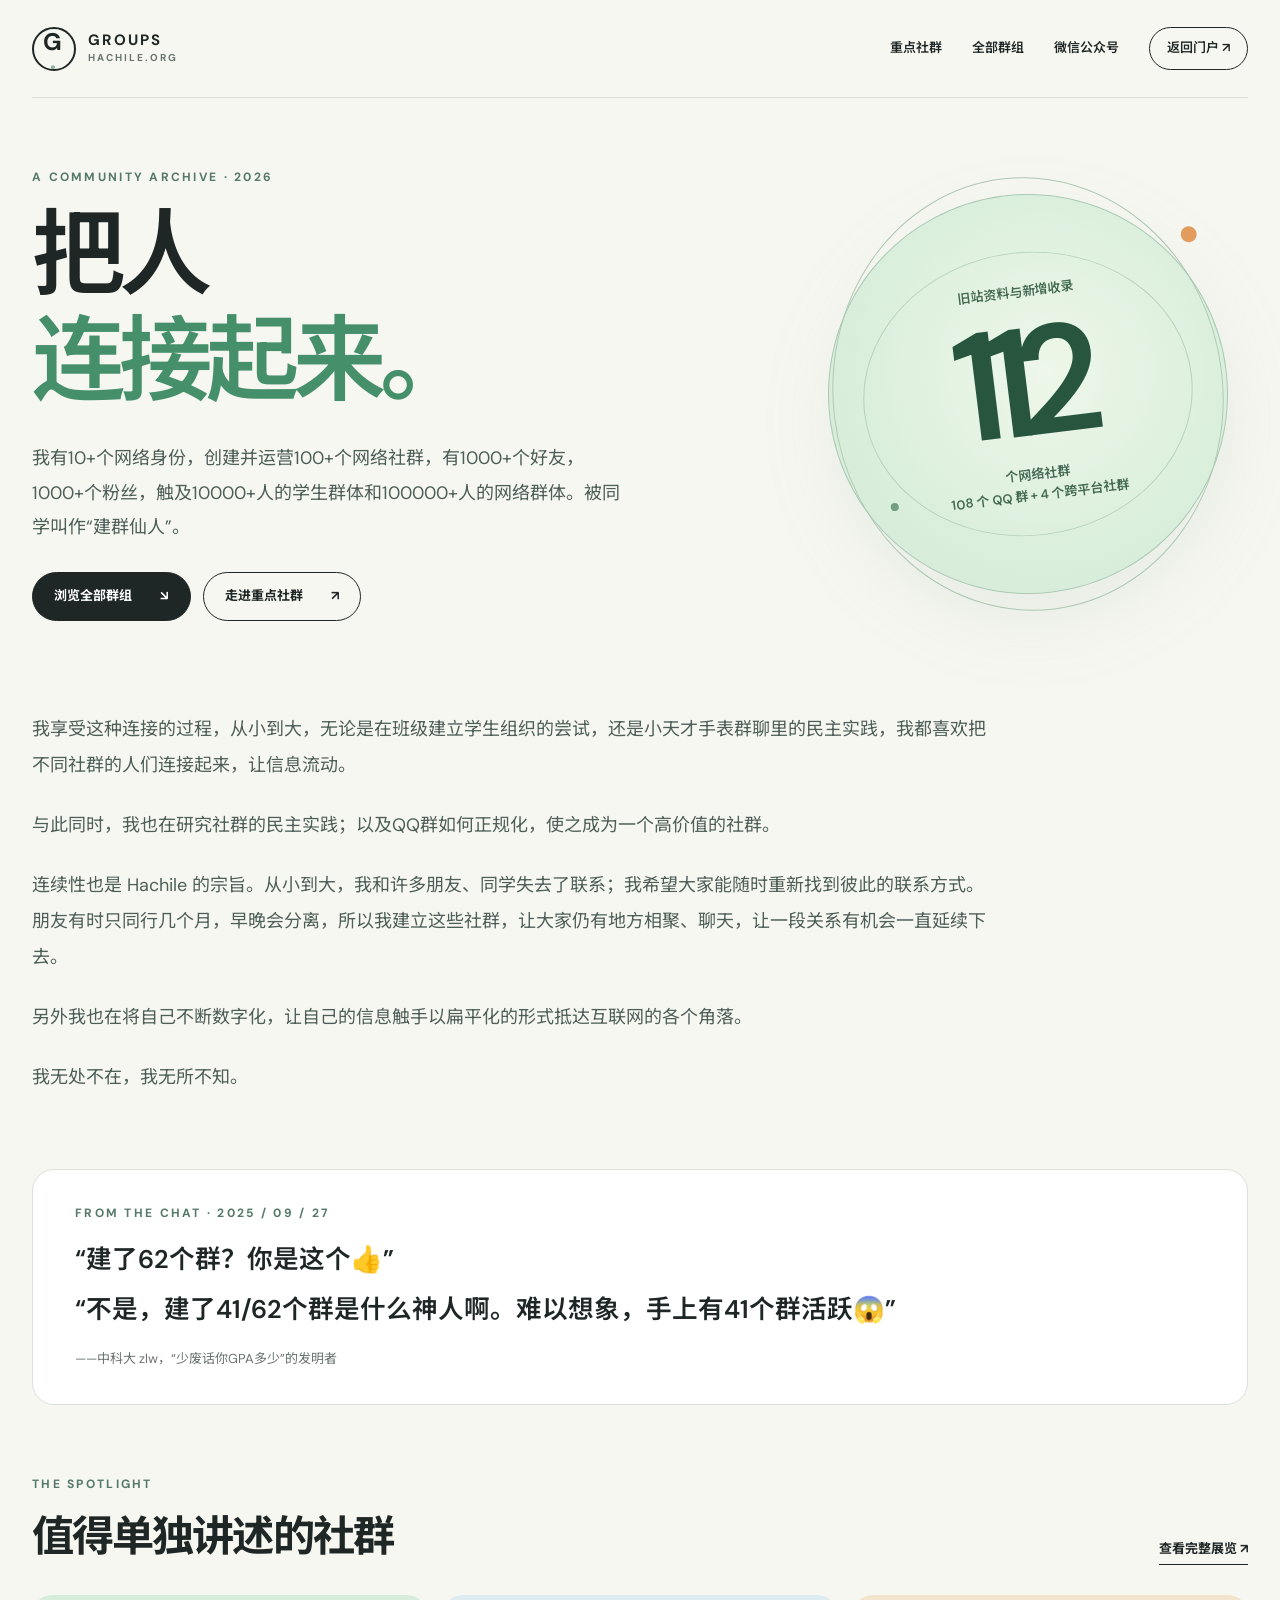
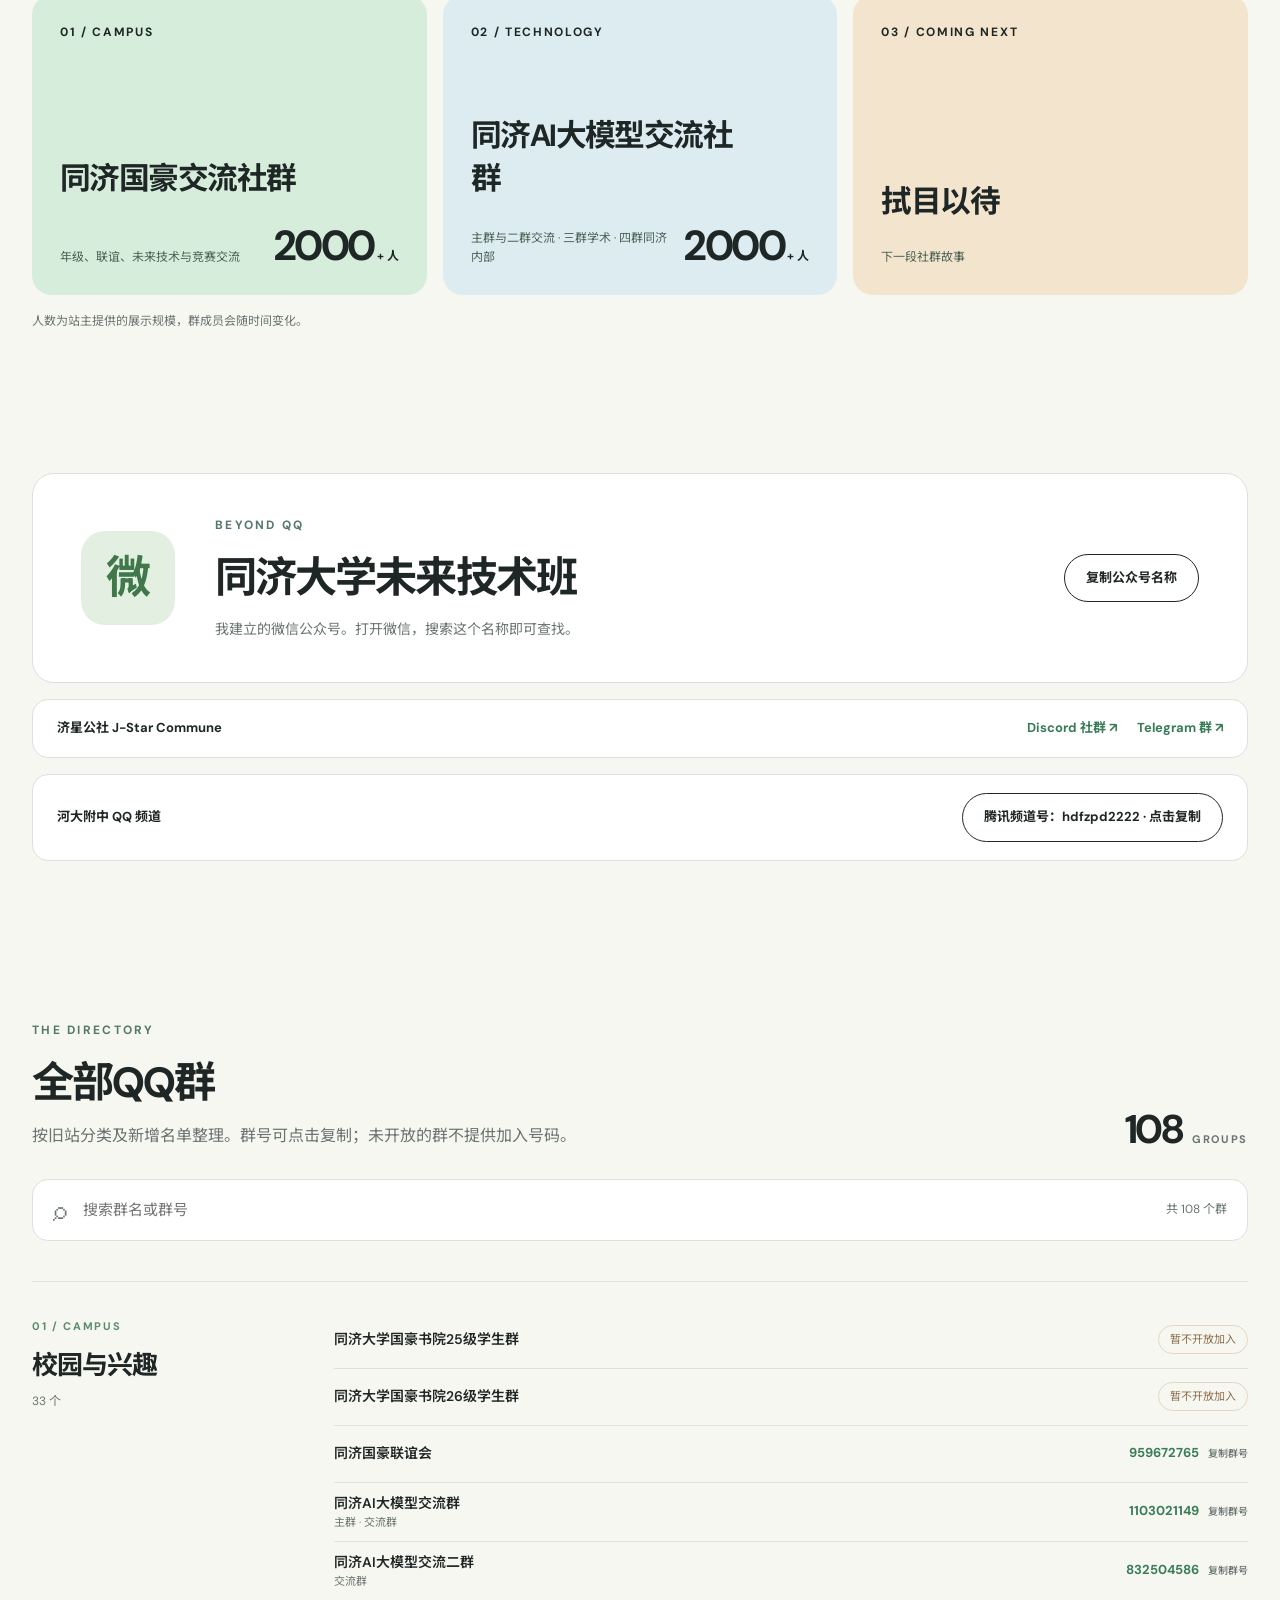
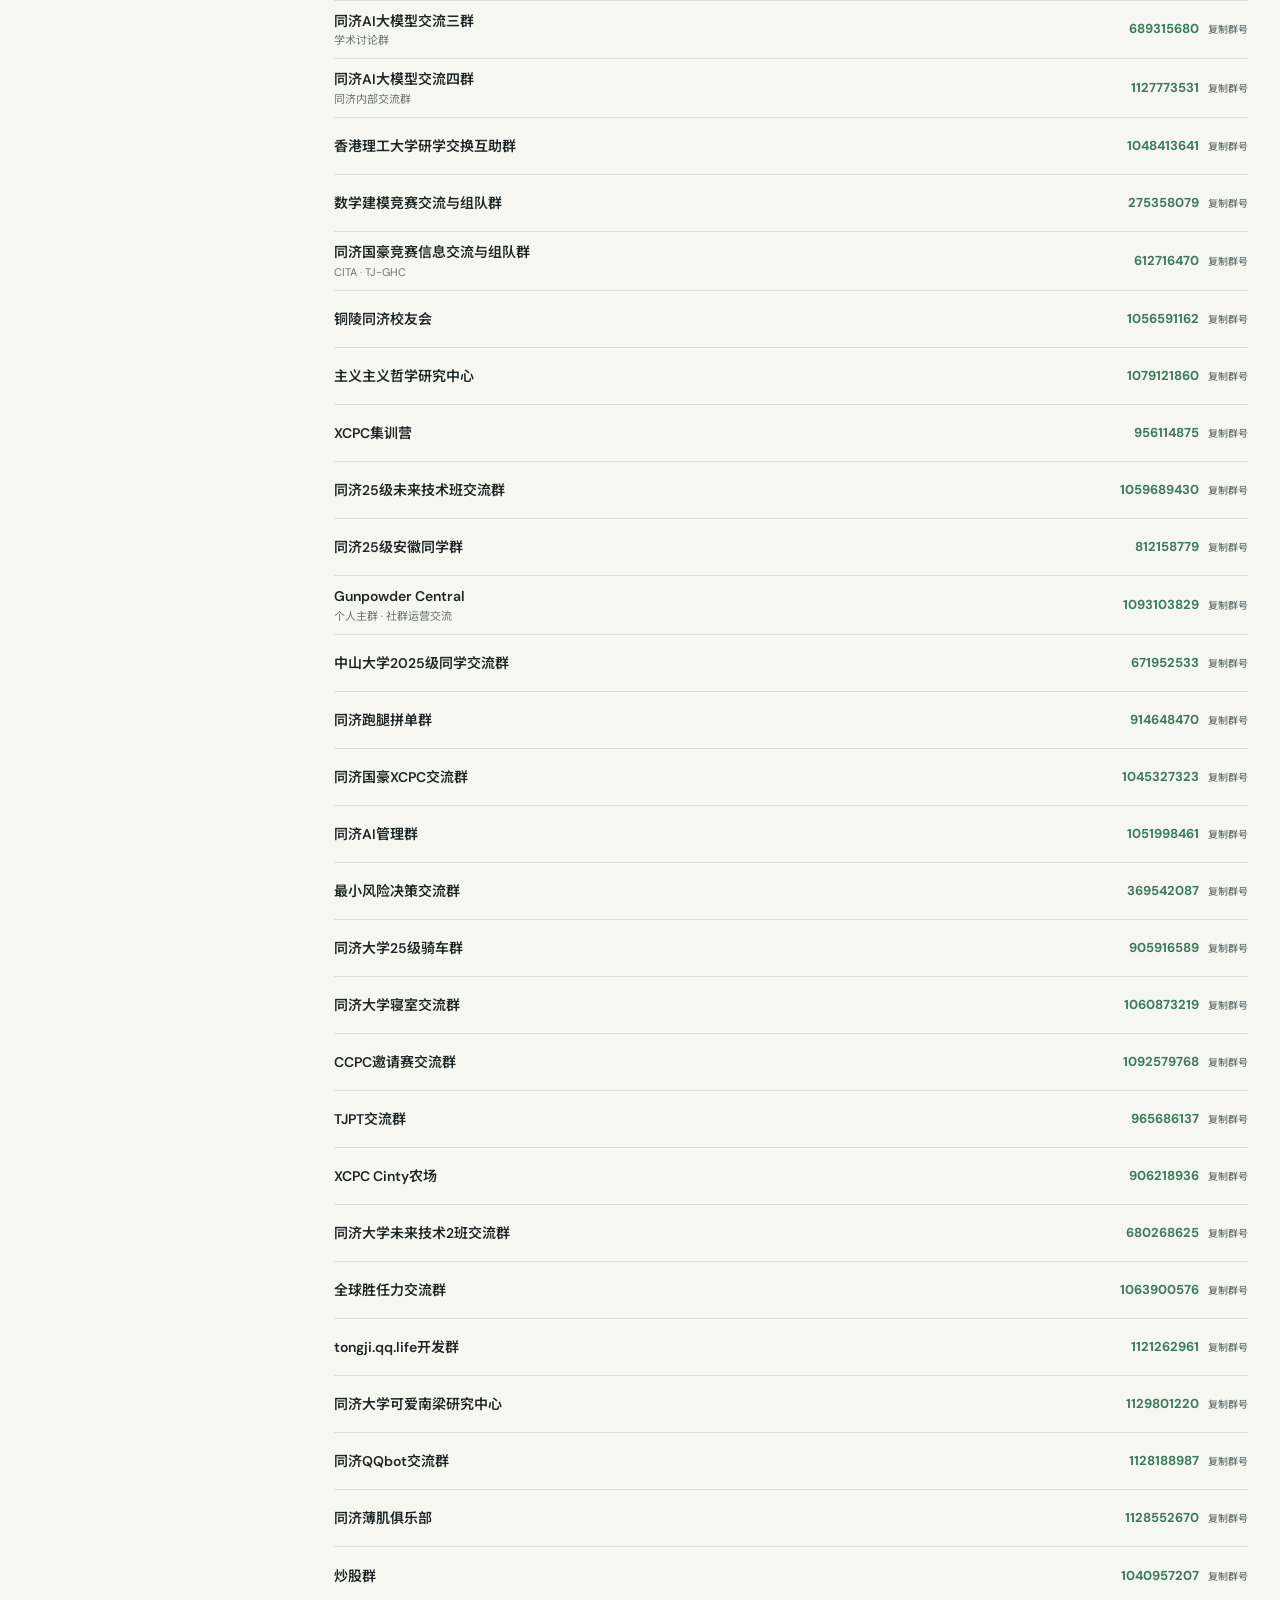
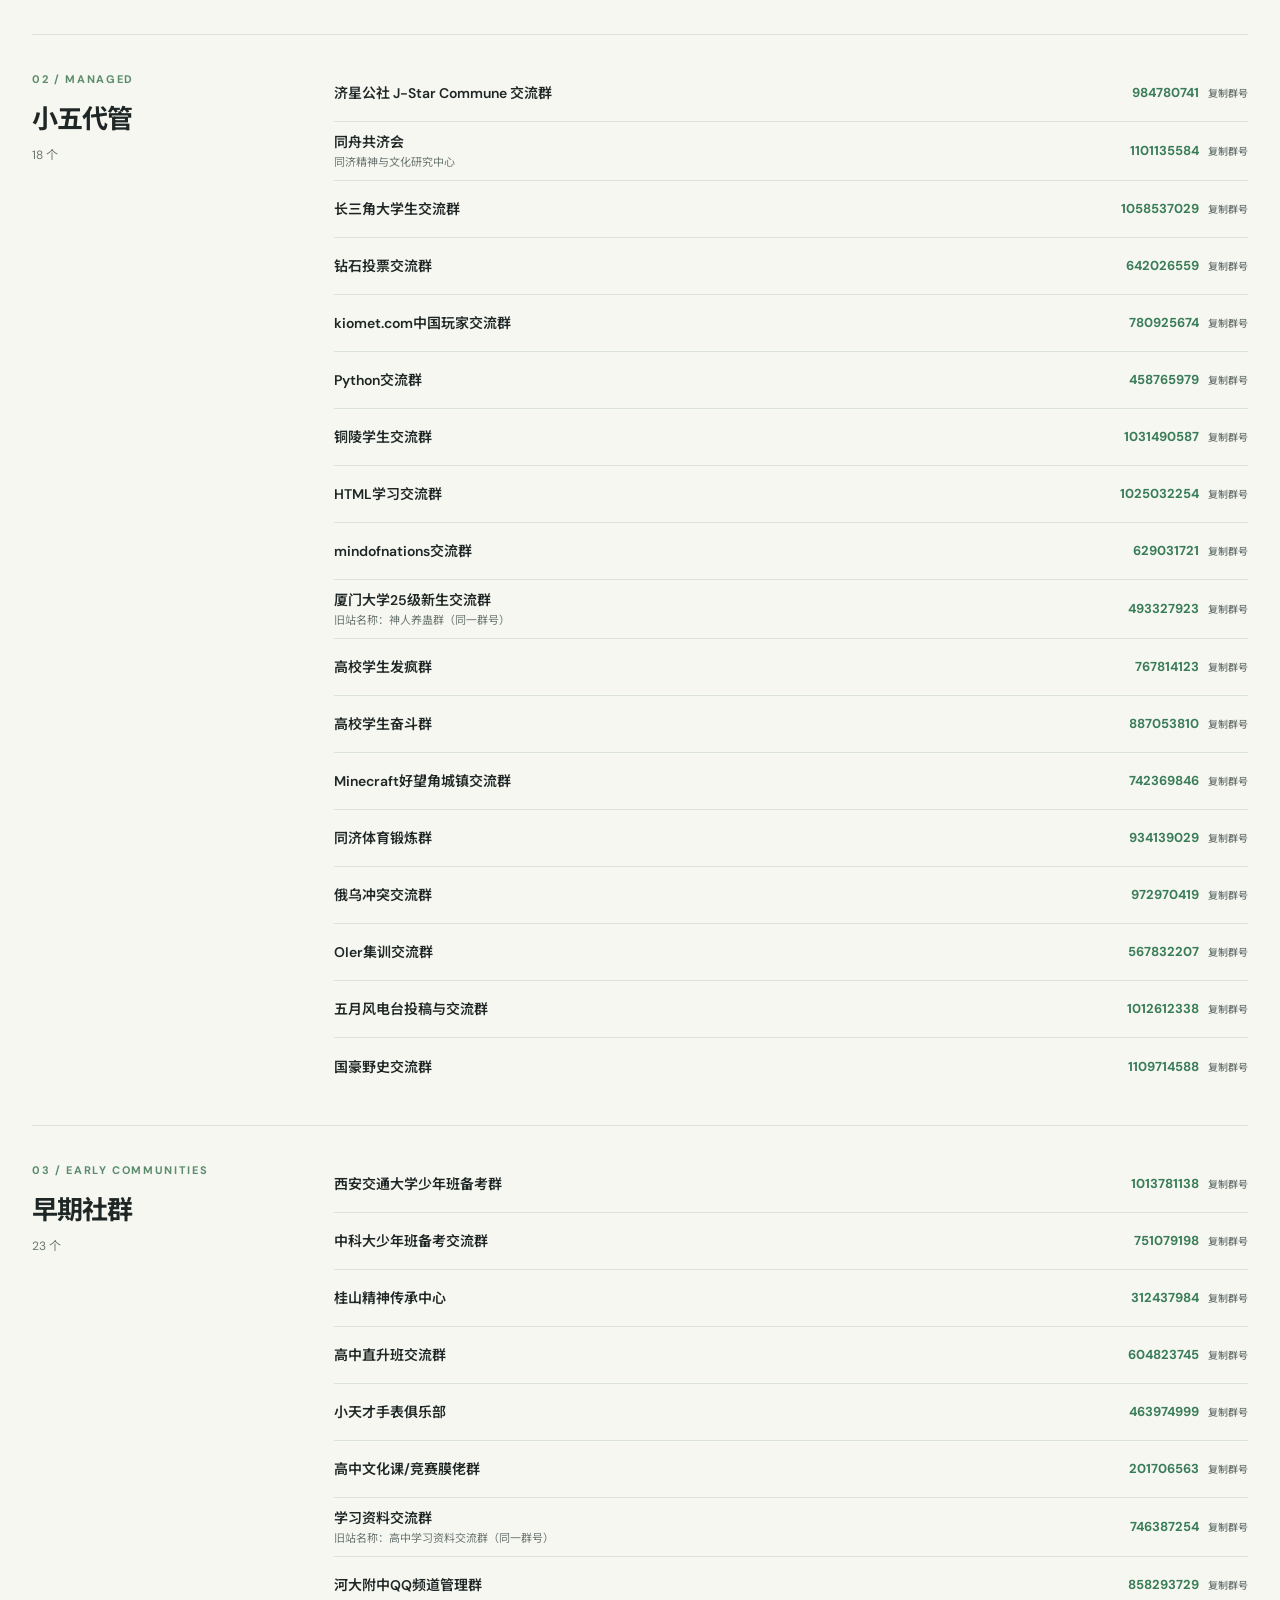
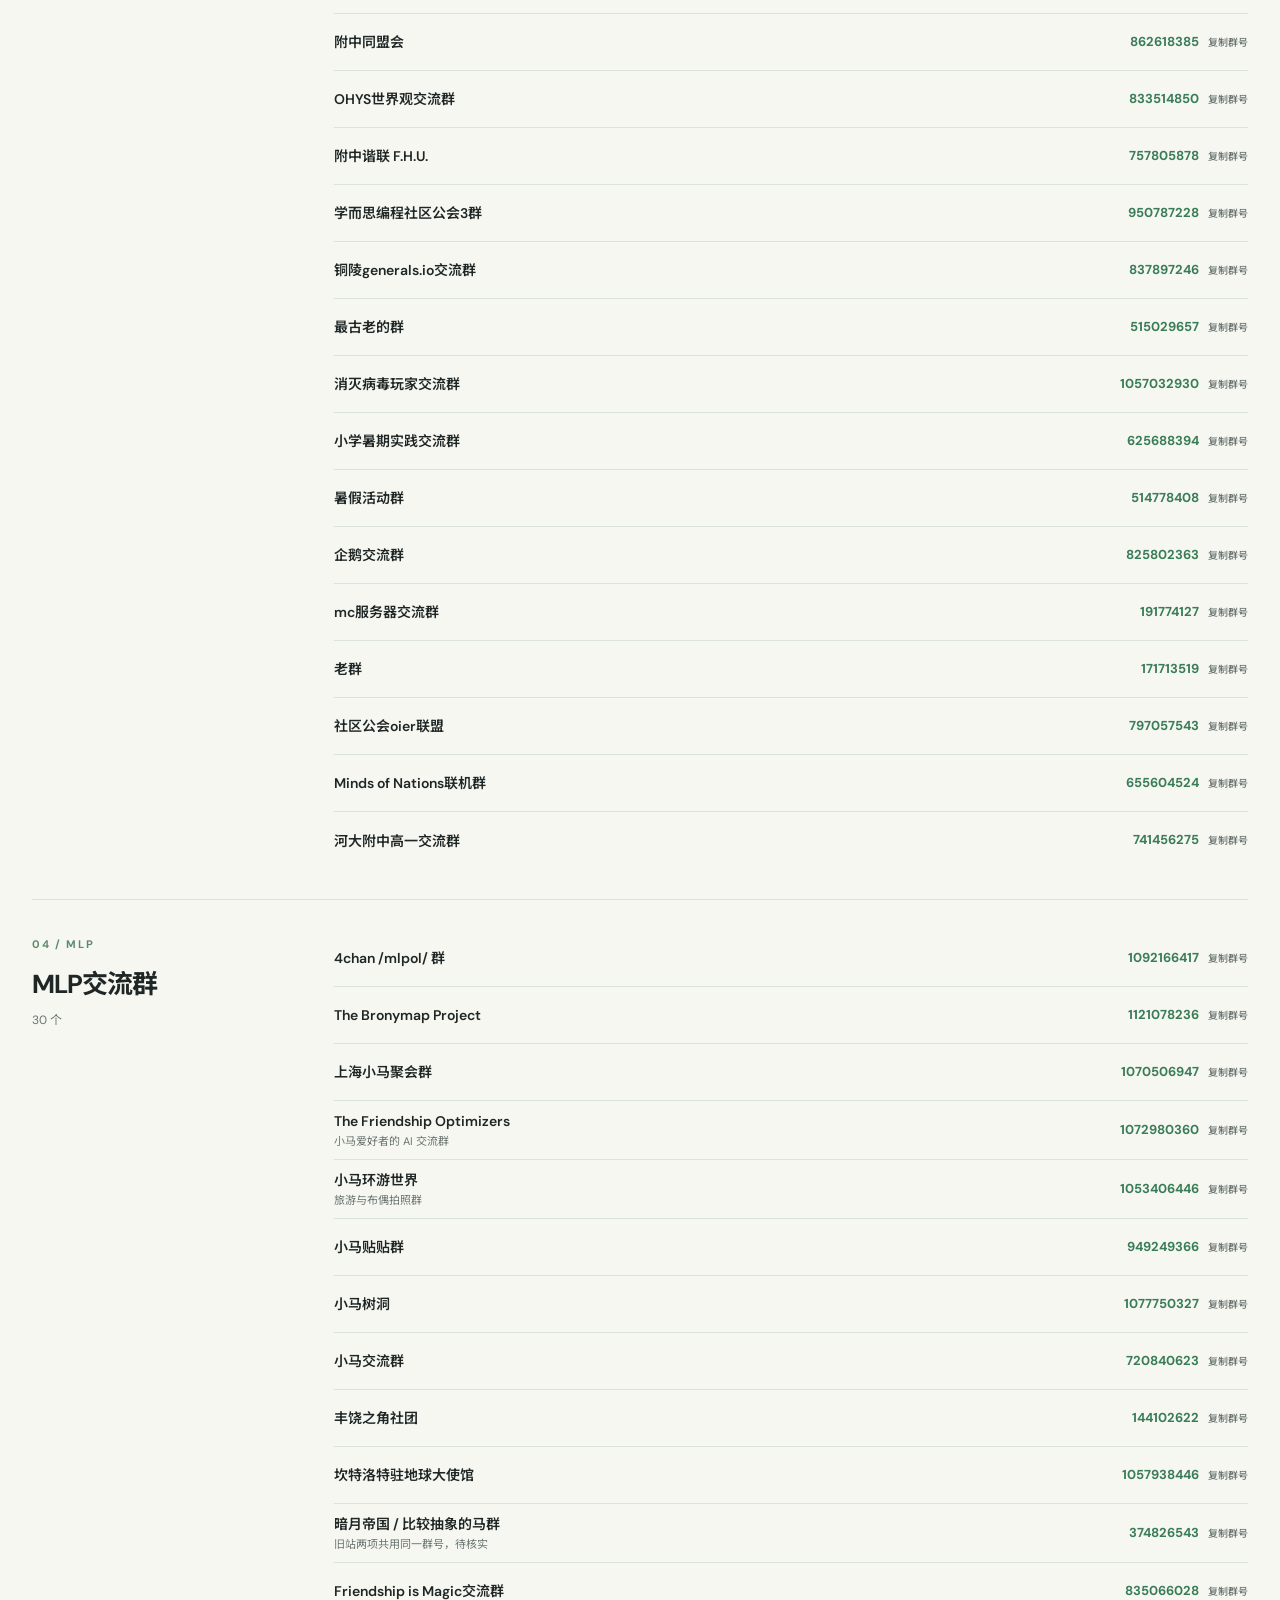
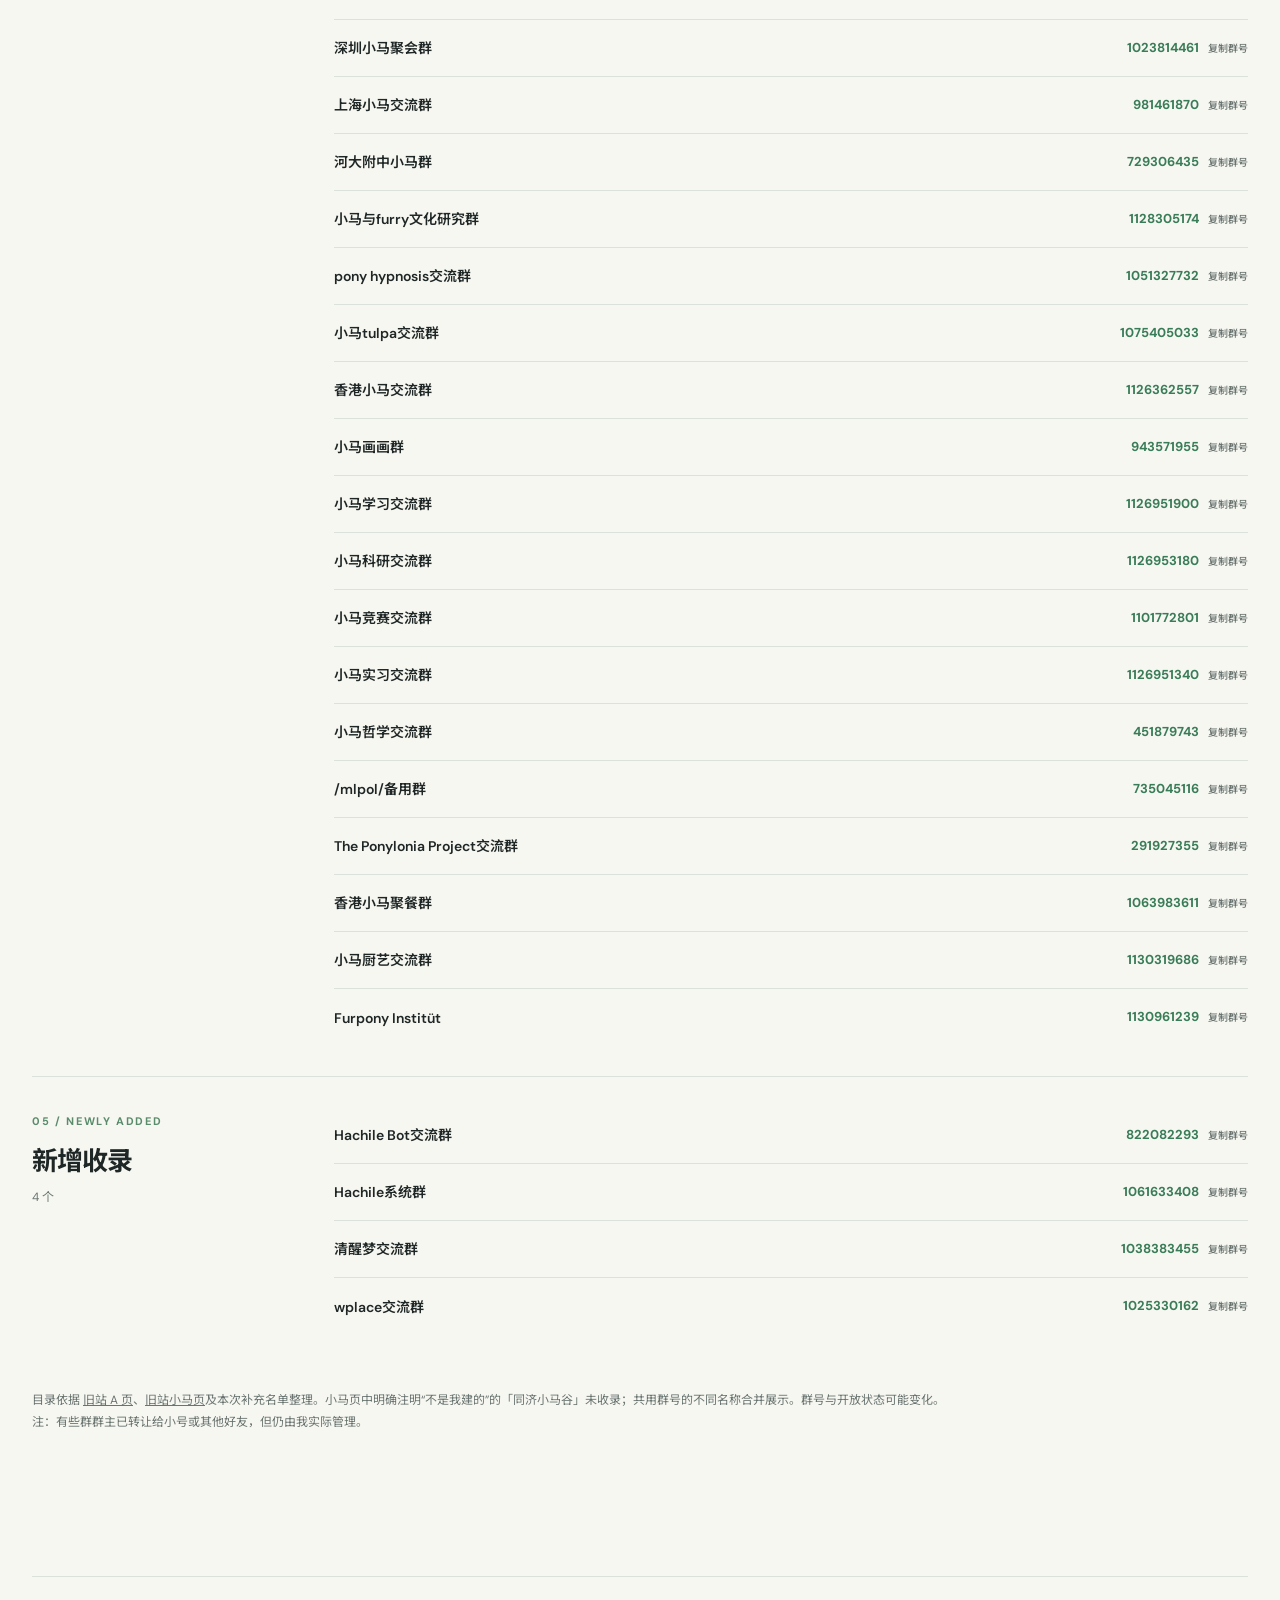
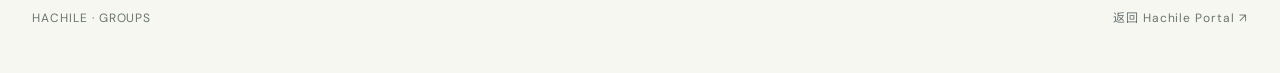
<file: index.html>
<!doctype html>
<html lang="zh-CN">
<head>
  <meta charset="utf-8">
  <meta name="viewport" content="width=device-width, initial-scale=1">
  <meta name="theme-color" content="#f4f2eb">
  <meta name="description" content="Hachile 建立的网络社群档案：校园、竞赛、兴趣与MLP交流群，另设重点社群展览。">
  <title>网络社群档案 · Hachile</title>
  <link rel="icon" type="image/svg+xml" href="/assets/favicon.svg">
  <link rel="stylesheet" href="/assets/style.css">
  <script src="/assets/app.js" defer></script>
</head>
<body>
  <header class="site-header wrap">
    <a class="brand" href="/" aria-label="网络社群档案首页"><span class="brand-mark">G<span>·</span></span><span>GROUPS<br><small>HACHILE.ORG</small></span></a>
    <nav aria-label="主导航"><a href="/featured/">重点社群</a><a href="#directory">全部群组</a><a href="#wechat">微信公众号</a><a class="home-link" href="https://hachile.org/">返回门户 ↗</a></nav>
  </header>

  <main>
    <section class="hero wrap">
      <div class="hero-copy"><p class="eyebrow">A COMMUNITY ARCHIVE · 2026</p><h1>把人<br><em>连接起来。</em></h1><p class="lead">我有10+个网络身份，创建并运营100+个网络社群，有1000+个好友，1000+个粉丝，触及10000+人的学生群体和100000+人的网络群体。被同学叫作“建群仙人”。</p><div class="hero-actions"><a class="button primary" href="#directory">浏览全部群组 <span>↘</span></a><a class="button secondary" href="/featured/">走进重点社群 <span>↗</span></a></div></div>
      <div class="hero-stat" aria-label="收录 112 个网络社群，包括 108 个 QQ 群和 4 个跨平台社群"><span class="stat-top">旧站资料与新增收录</span><strong>112</strong><span class="stat-bottom">个网络社群<br>108 个 QQ 群 + 4 个跨平台社群</span><span class="stat-orbit" aria-hidden="true"></span></div>
    </section>

    <section class="community-intro wrap" aria-label="社群运营与 Hachile 宗旨">
      <p>我享受这种连接的过程，从小到大，无论是在班级建立学生组织的尝试，还是小天才手表群聊里的民主实践，我都喜欢把不同社群的人们连接起来，让信息流动。</p>
      <p>与此同时，我也在研究社群的民主实践；以及QQ群如何正规化，使之成为一个高价值的社群。</p>
      <p>连续性也是 Hachile 的宗旨。从小到大，我和许多朋友、同学失去了联系；我希望大家能随时重新找到彼此的联系方式。朋友有时只同行几个月，早晚会分离，所以我建立这些社群，让大家仍有地方相聚、聊天，让一段关系有机会一直延续下去。</p>
      <p>另外我也在将自己不断数字化，让自己的信息触手以扁平化的形式抵达互联网的各个角落。</p>
      <p>我无处不在，我无所不知。</p>
    </section>

    <aside class="community-quote wrap" aria-label="朋友对社群运营的评价">
      <p class="eyebrow">FROM THE CHAT · 2025 / 09 / 27</p>
      <blockquote><p>“建了62个群？你是这个👍”</p><p>“不是，建了41/62个群是什么神人啊。难以想象，手上有41个群活跃😱”</p></blockquote>
      <p class="quote-credit">——中科大 zlw，“少废话你GPA多少”的发明者</p>
    </aside>

    <section class="section wrap" id="featured">
      <div class="section-heading"><div><p class="eyebrow">THE SPOTLIGHT</p><h2>值得单独讲述的社群</h2></div><a class="text-link" href="/featured/">查看完整展览 <span>↗</span></a></div>
      <div class="featured-grid">
        <a class="feature-card green" href="/featured/#guohao"><span class="feature-index">01 / CAMPUS</span><strong>同济国豪交流社群</strong><span class="feature-bottom"><span>年级、联谊、未来技术与竞赛交流</span><b>2000<small>+ 人</small></b></span></a>
        <a class="feature-card blue" href="/featured/#ai"><span class="feature-index">02 / TECHNOLOGY</span><strong>同济AI大模型交流社群</strong><span class="feature-bottom"><span>主群与二群交流 · 三群学术 · 四群同济内部</span><b>2000<small>+ 人</small></b></span></a>
        <a class="feature-card orange" href="/featured/#social"><span class="feature-index">03 / COMING NEXT</span><strong>拭目以待</strong><span class="feature-bottom"><span>下一段社群故事</span></span></a>
      </div>
      <p class="note">人数为站主提供的展示规模，群成员会随时间变化。</p>
    </section>

    <section class="section wrap" id="wechat"><div class="wechat-card"><div class="wechat-icon" aria-hidden="true">微</div><div><p class="eyebrow">BEYOND QQ</p><h2>同济大学未来技术班</h2><p>我建立的微信公众号。打开微信，搜索这个名称即可查找。</p></div><button class="button secondary copy-button" type="button" data-copy="同济大学未来技术班">复制公众号名称</button></div>
      <div class="platform-links"><strong>济星公社 J-Star Commune</strong><a href="https://discord.gg/VujQFFxr4" target="_blank" rel="noopener noreferrer">Discord 社群 ↗</a><a href="https://t.me/+WE75QIxg57JlMWNl" target="_blank" rel="noopener noreferrer">Telegram 群 ↗</a></div>
      <div class="platform-links"><strong>河大附中 QQ 频道</strong><button class="button secondary copy-button" type="button" data-copy="hdfzpd2222">腾讯频道号：hdfzpd2222 · 点击复制</button></div>
    </section>

    <section class="section directory-section wrap" id="directory">
      <div class="section-heading"><div><p class="eyebrow">THE DIRECTORY</p><h2>全部QQ群</h2><p>按旧站分类及新增名单整理。群号可点击复制；未开放的群不提供加入号码。</p></div><span class="directory-count">108 <small>GROUPS</small></span></div>
      <label class="search"><span aria-hidden="true">⌕</span><input id="group-search" type="search" placeholder="搜索群名或群号" aria-label="搜索群名或群号" autocomplete="off"><span id="search-count" aria-live="polite">共 108 个群</span></label>

      <div class="category" id="campus"><div class="category-heading"><span>01 / CAMPUS</span><h3>校园与兴趣</h3><small>33 个</small></div><ul class="group-list">
        <li class="group"><span class="group-name">同济大学国豪书院25级学生群</span><span class="closed">暂不开放加入</span></li>
        <li class="group"><span class="group-name">同济大学国豪书院26级学生群</span><span class="closed">暂不开放加入</span></li>
        <li class="group"><span class="group-name">同济国豪联谊会</span><button class="copy-button" type="button" data-copy="959672765">959672765 <small>复制群号</small></button></li>
        <li class="group"><span class="group-name">同济AI大模型交流群 <small>主群 · 交流群</small></span><button class="copy-button" type="button" data-copy="1103021149">1103021149 <small>复制群号</small></button></li>
        <li class="group"><span class="group-name">同济AI大模型交流二群 <small>交流群</small></span><button class="copy-button" type="button" data-copy="832504586">832504586 <small>复制群号</small></button></li>
        <li class="group"><span class="group-name">同济AI大模型交流三群 <small>学术讨论群</small></span><button class="copy-button" type="button" data-copy="689315680">689315680 <small>复制群号</small></button></li>
        <li class="group"><span class="group-name">同济AI大模型交流四群 <small>同济内部交流群</small></span><button class="copy-button" type="button" data-copy="1127773531">1127773531 <small>复制群号</small></button></li>
        <li class="group"><span class="group-name">香港理工大学研学交换互助群</span><button class="copy-button" type="button" data-copy="1048413641">1048413641 <small>复制群号</small></button></li>
        <li class="group"><span class="group-name">数学建模竞赛交流与组队群</span><button class="copy-button" type="button" data-copy="275358079">275358079 <small>复制群号</small></button></li>
        <li class="group"><span class="group-name">同济国豪竞赛信息交流与组队群 <small>CITA · TJ-GHC</small></span><button class="copy-button" type="button" data-copy="612716470">612716470 <small>复制群号</small></button></li>
        <li class="group"><span class="group-name">铜陵同济校友会</span><button class="copy-button" type="button" data-copy="1056591162">1056591162 <small>复制群号</small></button></li>
        <li class="group"><span class="group-name">主义主义哲学研究中心</span><button class="copy-button" type="button" data-copy="1079121860">1079121860 <small>复制群号</small></button></li>
        <li class="group"><span class="group-name">XCPC集训营</span><button class="copy-button" type="button" data-copy="956114875">956114875 <small>复制群号</small></button></li>
        <li class="group"><span class="group-name">同济25级未来技术班交流群</span><button class="copy-button" type="button" data-copy="1059689430">1059689430 <small>复制群号</small></button></li>
        <li class="group"><span class="group-name">同济25级安徽同学群</span><button class="copy-button" type="button" data-copy="812158779">812158779 <small>复制群号</small></button></li>
        <li class="group"><span class="group-name">Gunpowder Central <small>个人主群 · 社群运营交流</small></span><button class="copy-button" type="button" data-copy="1093103829">1093103829 <small>复制群号</small></button></li>
        <li class="group"><span class="group-name">中山大学2025级同学交流群</span><button class="copy-button" type="button" data-copy="671952533">671952533 <small>复制群号</small></button></li>
        <li class="group"><span class="group-name">同济跑腿拼单群</span><button class="copy-button" type="button" data-copy="914648470">914648470 <small>复制群号</small></button></li>
        <li class="group"><span class="group-name">同济国豪XCPC交流群</span><button class="copy-button" type="button" data-copy="1045327323">1045327323 <small>复制群号</small></button></li>
        <li class="group"><span class="group-name">同济AI管理群</span><button class="copy-button" type="button" data-copy="1051998461">1051998461 <small>复制群号</small></button></li>
        <li class="group"><span class="group-name">最小风险决策交流群</span><button class="copy-button" type="button" data-copy="369542087">369542087 <small>复制群号</small></button></li>
        <li class="group"><span class="group-name">同济大学25级骑车群</span><button class="copy-button" type="button" data-copy="905916589">905916589 <small>复制群号</small></button></li>
        <li class="group"><span class="group-name">同济大学寝室交流群</span><button class="copy-button" type="button" data-copy="1060873219">1060873219 <small>复制群号</small></button></li>
        <li class="group"><span class="group-name">CCPC邀请赛交流群</span><button class="copy-button" type="button" data-copy="1092579768">1092579768 <small>复制群号</small></button></li>
        <li class="group"><span class="group-name">TJPT交流群</span><button class="copy-button" type="button" data-copy="965686137">965686137 <small>复制群号</small></button></li>
        <li class="group"><span class="group-name">XCPC Cinty农场</span><button class="copy-button" type="button" data-copy="906218936">906218936 <small>复制群号</small></button></li>
        <li class="group"><span class="group-name">同济大学未来技术2班交流群</span><button class="copy-button" type="button" data-copy="680268625">680268625 <small>复制群号</small></button></li>
        <li class="group"><span class="group-name">全球胜任力交流群</span><button class="copy-button" type="button" data-copy="1063900576">1063900576 <small>复制群号</small></button></li>
        <li class="group"><span class="group-name">tongji.qq.life开发群</span><button class="copy-button" type="button" data-copy="1121262961">1121262961 <small>复制群号</small></button></li>
        <li class="group"><span class="group-name">同济大学可爱南梁研究中心</span><button class="copy-button" type="button" data-copy="1129801220">1129801220 <small>复制群号</small></button></li>
        <li class="group"><span class="group-name">同济QQbot交流群</span><button class="copy-button" type="button" data-copy="1128188987">1128188987 <small>复制群号</small></button></li>
        <li class="group"><span class="group-name">同济薄肌俱乐部</span><button class="copy-button" type="button" data-copy="1128552670">1128552670 <small>复制群号</small></button></li>
        <li class="group"><span class="group-name">炒股群</span><button class="copy-button" type="button" data-copy="1040957207">1040957207 <small>复制群号</small></button></li>
      </ul></div>

      <div class="category" id="managed"><div class="category-heading"><span>02 / MANAGED</span><h3>小五代管</h3><small>18 个</small></div><ul class="group-list">
        <li class="group"><span class="group-name">济星公社 J-Star Commune 交流群</span><button class="copy-button" type="button" data-copy="984780741">984780741 <small>复制群号</small></button></li>
        <li class="group"><span class="group-name">同舟共济会 <small>同济精神与文化研究中心</small></span><button class="copy-button" type="button" data-copy="1101135584">1101135584 <small>复制群号</small></button></li>
        <li class="group"><span class="group-name">长三角大学生交流群</span><button class="copy-button" type="button" data-copy="1058537029">1058537029 <small>复制群号</small></button></li>
        <li class="group"><span class="group-name">钻石投票交流群</span><button class="copy-button" type="button" data-copy="642026559">642026559 <small>复制群号</small></button></li>
        <li class="group"><span class="group-name">kiomet.com中国玩家交流群</span><button class="copy-button" type="button" data-copy="780925674">780925674 <small>复制群号</small></button></li>
        <li class="group"><span class="group-name">Python交流群</span><button class="copy-button" type="button" data-copy="458765979">458765979 <small>复制群号</small></button></li>
        <li class="group"><span class="group-name">铜陵学生交流群</span><button class="copy-button" type="button" data-copy="1031490587">1031490587 <small>复制群号</small></button></li>
        <li class="group"><span class="group-name">HTML学习交流群</span><button class="copy-button" type="button" data-copy="1025032254">1025032254 <small>复制群号</small></button></li>
        <li class="group"><span class="group-name">mindofnations交流群</span><button class="copy-button" type="button" data-copy="629031721">629031721 <small>复制群号</small></button></li>
        <li class="group"><span class="group-name">厦门大学25级新生交流群 <small>旧站名称：神人养蛊群（同一群号）</small></span><button class="copy-button" type="button" data-copy="493327923">493327923 <small>复制群号</small></button></li>
        <li class="group"><span class="group-name">高校学生发疯群</span><button class="copy-button" type="button" data-copy="767814123">767814123 <small>复制群号</small></button></li>
        <li class="group"><span class="group-name">高校学生奋斗群</span><button class="copy-button" type="button" data-copy="887053810">887053810 <small>复制群号</small></button></li>
        <li class="group"><span class="group-name">Minecraft好望角城镇交流群</span><button class="copy-button" type="button" data-copy="742369846">742369846 <small>复制群号</small></button></li>
        <li class="group"><span class="group-name">同济体育锻炼群</span><button class="copy-button" type="button" data-copy="934139029">934139029 <small>复制群号</small></button></li>
        <li class="group"><span class="group-name">俄乌冲突交流群</span><button class="copy-button" type="button" data-copy="972970419">972970419 <small>复制群号</small></button></li>
        <li class="group"><span class="group-name">OIer集训交流群</span><button class="copy-button" type="button" data-copy="567832207">567832207 <small>复制群号</small></button></li>
        <li class="group"><span class="group-name">五月风电台投稿与交流群</span><button class="copy-button" type="button" data-copy="1012612338">1012612338 <small>复制群号</small></button></li>
        <li class="group"><span class="group-name">国豪野史交流群</span><button class="copy-button" type="button" data-copy="1109714588">1109714588 <small>复制群号</small></button></li>
      </ul></div>

      <div class="category" id="school"><div class="category-heading"><span>03 / EARLY COMMUNITIES</span><h3>早期社群</h3><small>23 个</small></div><ul class="group-list">
        <li class="group"><span class="group-name">西安交通大学少年班备考群</span><button class="copy-button" type="button" data-copy="1013781138">1013781138 <small>复制群号</small></button></li>
        <li class="group"><span class="group-name">中科大少年班备考交流群</span><button class="copy-button" type="button" data-copy="751079198">751079198 <small>复制群号</small></button></li>
        <li class="group"><span class="group-name">桂山精神传承中心</span><button class="copy-button" type="button" data-copy="312437984">312437984 <small>复制群号</small></button></li>
        <li class="group"><span class="group-name">高中直升班交流群</span><button class="copy-button" type="button" data-copy="604823745">604823745 <small>复制群号</small></button></li>
        <li class="group"><span class="group-name">小天才手表俱乐部</span><button class="copy-button" type="button" data-copy="463974999">463974999 <small>复制群号</small></button></li>
        <li class="group"><span class="group-name">高中文化课/竞赛膜佬群</span><button class="copy-button" type="button" data-copy="201706563">201706563 <small>复制群号</small></button></li>
        <li class="group"><span class="group-name">学习资料交流群 <small>旧站名称：高中学习资料交流群（同一群号）</small></span><button class="copy-button" type="button" data-copy="746387254">746387254 <small>复制群号</small></button></li>
        <li class="group"><span class="group-name">河大附中QQ频道管理群</span><button class="copy-button" type="button" data-copy="858293729">858293729 <small>复制群号</small></button></li>
        <li class="group"><span class="group-name">附中同盟会</span><button class="copy-button" type="button" data-copy="862618385">862618385 <small>复制群号</small></button></li>
        <li class="group"><span class="group-name">OHYS世界观交流群</span><button class="copy-button" type="button" data-copy="833514850">833514850 <small>复制群号</small></button></li>
        <li class="group"><span class="group-name">附中谐联 F.H.U.</span><button class="copy-button" type="button" data-copy="757805878">757805878 <small>复制群号</small></button></li>
        <li class="group"><span class="group-name">学而思编程社区公会3群</span><button class="copy-button" type="button" data-copy="950787228">950787228 <small>复制群号</small></button></li>
        <li class="group"><span class="group-name">铜陵generals.io交流群</span><button class="copy-button" type="button" data-copy="837897246">837897246 <small>复制群号</small></button></li>
        <li class="group"><span class="group-name">最古老的群</span><button class="copy-button" type="button" data-copy="515029657">515029657 <small>复制群号</small></button></li>
        <li class="group"><span class="group-name">消灭病毒玩家交流群</span><button class="copy-button" type="button" data-copy="1057032930">1057032930 <small>复制群号</small></button></li>
        <li class="group"><span class="group-name">小学暑期实践交流群</span><button class="copy-button" type="button" data-copy="625688394">625688394 <small>复制群号</small></button></li>
        <li class="group"><span class="group-name">暑假活动群</span><button class="copy-button" type="button" data-copy="514778408">514778408 <small>复制群号</small></button></li>
        <li class="group"><span class="group-name">企鹅交流群</span><button class="copy-button" type="button" data-copy="825802363">825802363 <small>复制群号</small></button></li>
        <li class="group"><span class="group-name">mc服务器交流群</span><button class="copy-button" type="button" data-copy="191774127">191774127 <small>复制群号</small></button></li>
        <li class="group"><span class="group-name">老群</span><button class="copy-button" type="button" data-copy="171713519">171713519 <small>复制群号</small></button></li>
        <li class="group"><span class="group-name">社区公会oier联盟</span><button class="copy-button" type="button" data-copy="797057543">797057543 <small>复制群号</small></button></li>
        <li class="group"><span class="group-name">Minds of Nations联机群</span><button class="copy-button" type="button" data-copy="655604524">655604524 <small>复制群号</small></button></li>
        <li class="group"><span class="group-name">河大附中高一交流群</span><button class="copy-button" type="button" data-copy="741456275">741456275 <small>复制群号</small></button></li>
      </ul></div>

      <div class="category" id="pony"><div class="category-heading"><span>04 / MLP</span><h3>MLP交流群</h3><small>30 个</small></div><ul class="group-list">
        <li class="group"><span class="group-name">4chan /mlpol/ 群</span><button class="copy-button" type="button" data-copy="1092166417">1092166417 <small>复制群号</small></button></li>
        <li class="group"><span class="group-name">The Bronymap Project</span><button class="copy-button" type="button" data-copy="1121078236">1121078236 <small>复制群号</small></button></li>
        <li class="group"><span class="group-name">上海小马聚会群</span><button class="copy-button" type="button" data-copy="1070506947">1070506947 <small>复制群号</small></button></li>
        <li class="group"><span class="group-name">The Friendship Optimizers <small>小马爱好者的 AI 交流群</small></span><button class="copy-button" type="button" data-copy="1072980360">1072980360 <small>复制群号</small></button></li>
        <li class="group"><span class="group-name">小马环游世界 <small>旅游与布偶拍照群</small></span><button class="copy-button" type="button" data-copy="1053406446">1053406446 <small>复制群号</small></button></li>
        <li class="group"><span class="group-name">小马贴贴群</span><button class="copy-button" type="button" data-copy="949249366">949249366 <small>复制群号</small></button></li>
        <li class="group"><span class="group-name">小马树洞</span><button class="copy-button" type="button" data-copy="1077750327">1077750327 <small>复制群号</small></button></li>
        <li class="group"><span class="group-name">小马交流群</span><button class="copy-button" type="button" data-copy="720840623">720840623 <small>复制群号</small></button></li>
        <li class="group"><span class="group-name">丰饶之角社团</span><button class="copy-button" type="button" data-copy="144102622">144102622 <small>复制群号</small></button></li>
        <li class="group"><span class="group-name">坎特洛特驻地球大使馆</span><button class="copy-button" type="button" data-copy="1057938446">1057938446 <small>复制群号</small></button></li>
        <li class="group"><span class="group-name">暗月帝国 / 比较抽象的马群 <small>旧站两项共用同一群号，待核实</small></span><button class="copy-button" type="button" data-copy="374826543">374826543 <small>复制群号</small></button></li>
        <li class="group"><span class="group-name">Friendship is Magic交流群</span><button class="copy-button" type="button" data-copy="835066028">835066028 <small>复制群号</small></button></li>
        <li class="group"><span class="group-name">深圳小马聚会群</span><button class="copy-button" type="button" data-copy="1023814461">1023814461 <small>复制群号</small></button></li>
        <li class="group"><span class="group-name">上海小马交流群</span><button class="copy-button" type="button" data-copy="981461870">981461870 <small>复制群号</small></button></li>
        <li class="group"><span class="group-name">河大附中小马群</span><button class="copy-button" type="button" data-copy="729306435">729306435 <small>复制群号</small></button></li>
        <li class="group"><span class="group-name">小马与furry文化研究群</span><button class="copy-button" type="button" data-copy="1128305174">1128305174 <small>复制群号</small></button></li>
        <li class="group"><span class="group-name">pony hypnosis交流群</span><button class="copy-button" type="button" data-copy="1051327732">1051327732 <small>复制群号</small></button></li>
        <li class="group"><span class="group-name">小马tulpa交流群</span><button class="copy-button" type="button" data-copy="1075405033">1075405033 <small>复制群号</small></button></li>
        <li class="group"><span class="group-name">香港小马交流群</span><button class="copy-button" type="button" data-copy="1126362557">1126362557 <small>复制群号</small></button></li>
        <li class="group"><span class="group-name">小马画画群</span><button class="copy-button" type="button" data-copy="943571955">943571955 <small>复制群号</small></button></li>
        <li class="group"><span class="group-name">小马学习交流群</span><button class="copy-button" type="button" data-copy="1126951900">1126951900 <small>复制群号</small></button></li>
        <li class="group"><span class="group-name">小马科研交流群</span><button class="copy-button" type="button" data-copy="1126953180">1126953180 <small>复制群号</small></button></li>
        <li class="group"><span class="group-name">小马竞赛交流群</span><button class="copy-button" type="button" data-copy="1101772801">1101772801 <small>复制群号</small></button></li>
        <li class="group"><span class="group-name">小马实习交流群</span><button class="copy-button" type="button" data-copy="1126951340">1126951340 <small>复制群号</small></button></li>
        <li class="group"><span class="group-name">小马哲学交流群</span><button class="copy-button" type="button" data-copy="451879743">451879743 <small>复制群号</small></button></li>
        <li class="group"><span class="group-name">/mlpol/备用群</span><button class="copy-button" type="button" data-copy="735045116">735045116 <small>复制群号</small></button></li>
        <li class="group"><span class="group-name">The Ponylonia Project交流群</span><button class="copy-button" type="button" data-copy="291927355">291927355 <small>复制群号</small></button></li>
        <li class="group"><span class="group-name">香港小马聚餐群</span><button class="copy-button" type="button" data-copy="1063983611">1063983611 <small>复制群号</small></button></li>
        <li class="group"><span class="group-name">小马厨艺交流群</span><button class="copy-button" type="button" data-copy="1130319686">1130319686 <small>复制群号</small></button></li>
        <li class="group"><span class="group-name">Furpony Institüt</span><button class="copy-button" type="button" data-copy="1130961239">1130961239 <small>复制群号</small></button></li>
      </ul></div>
      <div class="category" id="added"><div class="category-heading"><span>05 / NEWLY ADDED</span><h3>新增收录</h3><small>4 个</small></div><ul class="group-list">
        <li class="group"><span class="group-name">Hachile Bot交流群</span><button class="copy-button" type="button" data-copy="822082293">822082293 <small>复制群号</small></button></li>
        <li class="group"><span class="group-name">Hachile系统群</span><button class="copy-button" type="button" data-copy="1061633408">1061633408 <small>复制群号</small></button></li>
        <li class="group"><span class="group-name">清醒梦交流群</span><button class="copy-button" type="button" data-copy="1038383455">1038383455 <small>复制群号</small></button></li>
        <li class="group"><span class="group-name">wplace交流群</span><button class="copy-button" type="button" data-copy="1025330162">1025330162 <small>复制群号</small></button></li>
      </ul></div>
      <p class="directory-note">目录依据 <a href="https://old.hachile.org/gunpowder/">旧站 A 页</a>、<a href="https://old.hachile.org/skyblue/">旧站小马页</a>及本次补充名单整理。小马页中明确注明“不是我建的”的「同济小马谷」未收录；共用群号的不同名称合并展示。群号与开放状态可能变化。<br>注：有些群群主已转让给小号或其他好友，但仍由我实际管理。</p>
    </section>
  </main>
  <footer class="site-footer wrap"><span>HACHILE · GROUPS</span><a href="https://hachile.org/">返回 Hachile Portal ↗</a></footer>
  <div id="toast" class="toast" role="status" aria-live="polite"></div>
</body>
</html>
</file>
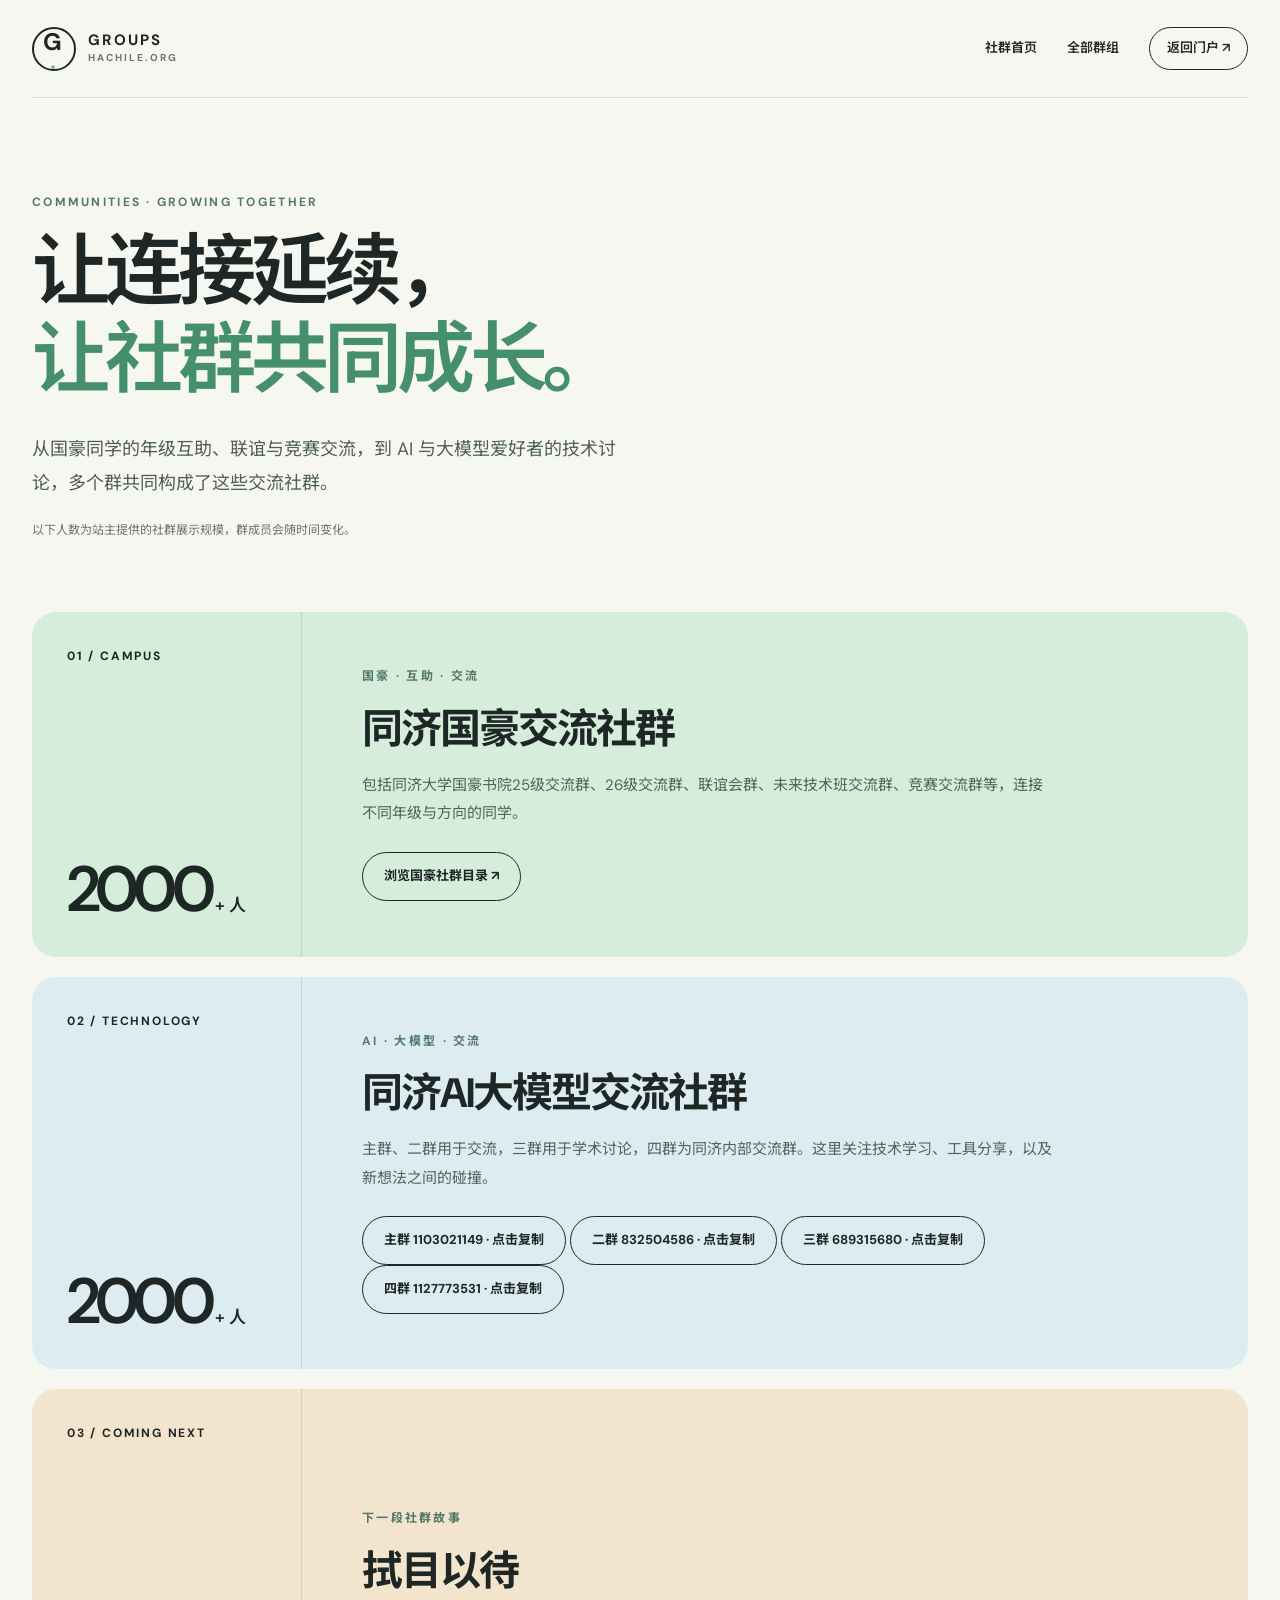
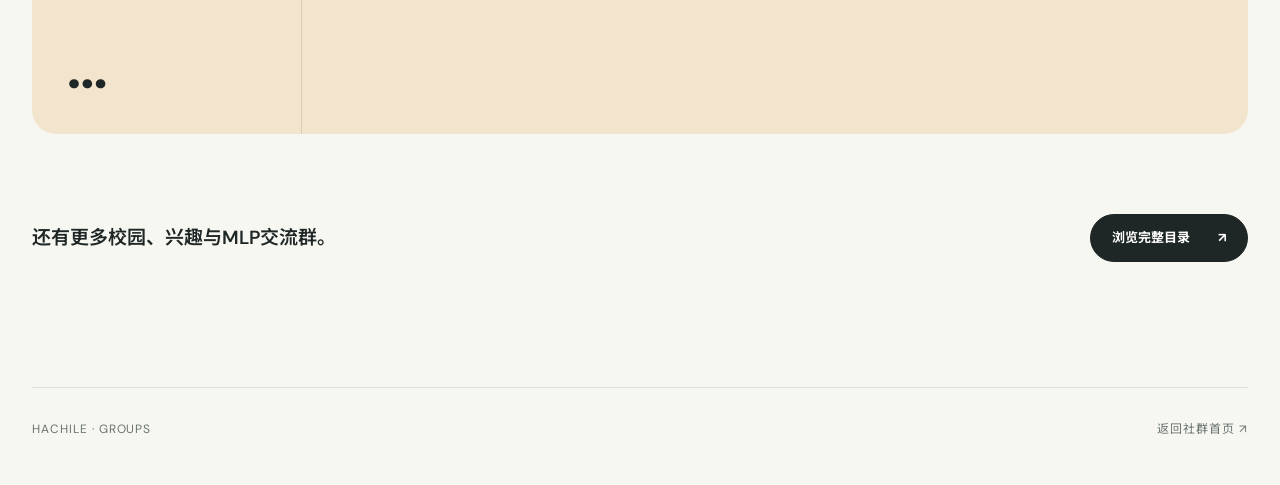
<file: featured/index.html>
<!doctype html>
<html lang="zh-CN">
<head>
  <meta charset="utf-8">
  <meta name="viewport" content="width=device-width, initial-scale=1">
  <meta name="theme-color" content="#f4f2eb">
  <meta name="description" content="同济国豪交流社群与同济AI大模型交流社群，规模均为 2000+ 人；下一段社群故事，拭目以待。">
  <title>重点社群展览 · Hachile Groups</title>
  <link rel="icon" type="image/svg+xml" href="/assets/favicon.svg">
  <link rel="stylesheet" href="/assets/style.css">
  <script src="/assets/app.js" defer></script>
</head>
<body>
  <header class="site-header wrap"><a class="brand" href="/" aria-label="网络社群档案首页"><span class="brand-mark">G<span>·</span></span><span>GROUPS<br><small>HACHILE.ORG</small></span></a><nav aria-label="主导航"><a href="/">社群首页</a><a href="/#directory">全部群组</a><a class="home-link" href="https://hachile.org/">返回门户 ↗</a></nav></header>
  <main class="wrap exhibit-page">
    <div class="exhibit-intro"><p class="eyebrow">COMMUNITIES · GROWING TOGETHER</p><h1>让连接延续，<br><em>让社群共同成长。</em></h1><p class="lead">从国豪同学的年级互助、联谊与竞赛交流，到 AI 与大模型爱好者的技术讨论，多个群共同构成了这些交流社群。</p><p class="note">以下人数为站主提供的社群展示规模，群成员会随时间变化。</p></div>
    <section class="exhibit green" id="guohao"><div class="exhibit-side"><span>01 / CAMPUS</span><strong>2000<small>+ 人</small></strong></div><div class="exhibit-main"><p class="eyebrow">国豪 · 互助 · 交流</p><h2>同济国豪交流社群</h2><p>包括同济大学国豪书院25级交流群、26级交流群、联谊会群、未来技术班交流群、竞赛交流群等，连接不同年级与方向的同学。</p><a class="button secondary" href="/#campus">浏览国豪社群目录 ↗</a></div></section>
    <section class="exhibit blue" id="ai"><div class="exhibit-side"><span>02 / TECHNOLOGY</span><strong>2000<small>+ 人</small></strong></div><div class="exhibit-main"><p class="eyebrow">AI · 大模型 · 交流</p><h2>同济AI大模型交流社群</h2><p>主群、二群用于交流，三群用于学术讨论，四群为同济内部交流群。这里关注技术学习、工具分享，以及新想法之间的碰撞。</p><button class="button secondary copy-button" type="button" data-copy="1103021149">主群 1103021149 · 点击复制</button> <button class="button secondary copy-button" type="button" data-copy="832504586">二群 832504586 · 点击复制</button> <button class="button secondary copy-button" type="button" data-copy="689315680">三群 689315680 · 点击复制</button> <button class="button secondary copy-button" type="button" data-copy="1127773531">四群 1127773531 · 点击复制</button></div></section>
    <section class="exhibit orange" id="social"><div class="exhibit-side"><span>03 / COMING NEXT</span><strong aria-hidden="true">…</strong></div><div class="exhibit-main"><p class="eyebrow">下一段社群故事</p><h2>拭目以待</h2></div></section>
    <div class="exhibit-end"><p>还有更多校园、兴趣与MLP交流群。</p><a class="button primary" href="/#directory">浏览完整目录 <span>↗</span></a></div>
  </main>
  <footer class="site-footer wrap"><span>HACHILE · GROUPS</span><a href="/">返回社群首页 ↗</a></footer>
  <div id="toast" class="toast" role="status" aria-live="polite"></div>
</body>
</html>
</file>
<file: assets/style.css>
@import url('https://fonts.googleapis.com/css2?family=DM+Sans:wght@400;500;600;700&family=Noto+Sans+SC:wght@400;500;600;700&display=swap');

:root{color-scheme:light;--paper:#f7f7f1;--ink:#1f2726;--muted:#697471;--line:#dbe1db;--green:#d6eddc;--blue:#dcecf1;--orange:#f3e5cd;--max:1240px}
*{box-sizing:border-box}
html{scroll-behavior:smooth}
body{margin:0;background:var(--paper);color:var(--ink);font-family:'DM Sans','Noto Sans SC',sans-serif;line-height:1.6}
a{color:inherit;text-decoration:none}
button,input{font:inherit}
button{cursor:pointer}
.wrap{width:min(calc(100% - 64px),var(--max));margin-inline:auto}
.site-header{height:98px;display:flex;align-items:center;justify-content:space-between;border-bottom:1px solid var(--line);gap:24px}
.brand{display:flex;align-items:center;gap:12px;font-weight:700;letter-spacing:.15em;line-height:1.05;font-size:15px}
.brand small{font-size:10px;letter-spacing:.2em;color:var(--muted)}
.brand-mark{display:grid;place-items:center;width:44px;height:44px;border:2px solid var(--ink);border-radius:50%;font-size:24px;letter-spacing:-.12em;padding-right:5px}
.brand-mark span{color:#87b49c}
nav{display:flex;align-items:center;gap:30px;font-size:13px;font-weight:600}
nav a:hover,.text-link:hover,.site-footer a:hover{color:#398965}
.home-link{border:1px solid var(--ink);border-radius:50px;padding:10px 17px;white-space:nowrap}
.hero{min-height:585px;display:grid;grid-template-columns:1.25fr .75fr;align-items:center;gap:40px;padding-block:70px 90px}
.eyebrow{font-size:12px;font-weight:700;letter-spacing:.19em;color:#547869;text-transform:uppercase;margin:0 0 16px}
h1,h2,h3,p{margin-top:0}
.hero h1,.exhibit-intro h1{font-size:clamp(60px,7.3vw,105px);line-height:1.13;letter-spacing:-.065em;font-weight:600;margin:0 0 27px}
h1 em{font-style:normal;color:#458f6b}
.lead{font-size:18px;line-height:1.9;color:#4e5e59;max-width:600px;margin-bottom:28px}
.hero-actions{display:flex;flex-wrap:wrap;gap:12px}
.button{display:inline-flex;align-items:center;justify-content:center;gap:28px;border-radius:50px;padding:13px 21px;min-height:48px;font-size:13px;font-weight:700;border:1px solid var(--ink);transition:transform .2s,background .2s}
.button:hover{transform:translateY(-3px)}
.button.primary{background:var(--ink);color:white}
.button.secondary{background:transparent;color:var(--ink)}
.hero-stat{position:relative;isolation:isolate;width:min(100%,400px);aspect-ratio:1;margin-inline:auto;border:1px solid #a9c9b4;border-radius:50%;background:radial-gradient(circle at 55% 45%,#eef7e9 0,#dbefdd 58%,#d0e7d3 100%);display:flex;flex-direction:column;align-items:center;justify-content:center;box-shadow:0 28px 75px #7aab8c20;transform:rotate(-7deg)}
.hero-stat:before,.hero-stat:after{content:'';position:absolute;border:1px solid #adc8b1;border-radius:50%;inset:-18px;z-index:-1;transform:scaleX(.9)}
.hero-stat:after{inset:34px;border-color:#b7d3bb;transform:scaleY(.86)}
.stat-top,.stat-bottom{text-align:center;font-size:13px;line-height:1.65;font-weight:600;color:#456a53}
.hero-stat strong{font-size:clamp(100px,12vw,176px);line-height:1.05;letter-spacing:-.09em;font-weight:600;color:#28553e;margin-right:12px}
.stat-orbit{position:absolute;width:16px;height:16px;background:#e19c5e;border-radius:50%;right:3%;top:13%;box-shadow:-325px 235px 0 -4px #729e81}
.community-intro{padding-bottom:50px;font-size:clamp(15px,1.5vw,18px);line-height:2;color:#4e5e59}
.community-intro p{max-width:960px;margin-bottom:24px}
.community-quote{border:1px solid var(--line);border-radius:22px;background:#fff;padding:34px 42px}
.community-quote blockquote{margin:0;font-size:clamp(18px,2vw,26px);line-height:1.65;font-weight:600}
.community-quote blockquote p{margin:0 0 8px}
.quote-credit{margin:18px 0 0;color:var(--muted);font-size:13px}
.section{padding-block:70px}
.section-heading{display:flex;align-items:end;justify-content:space-between;gap:22px;margin-bottom:30px}
.section-heading h2,.wechat-card h2{font-size:clamp(30px,3.3vw,46px);line-height:1.3;letter-spacing:-.045em;margin:0}
.section-heading p:not(.eyebrow){color:var(--muted);margin:12px 0 0}
.text-link{font-size:13px;font-weight:700;border-bottom:1px solid currentColor;padding-bottom:4px;white-space:nowrap}
.featured-grid{display:grid;grid-template-columns:repeat(3,1fr);gap:16px}
.feature-card{min-height:300px;border-radius:20px;padding:28px;display:flex;flex-direction:column;justify-content:space-between;transition:transform .2s,box-shadow .2s}
.feature-card:hover{transform:translateY(-6px);box-shadow:0 18px 36px #243d2b19}
.green{background:var(--green)}.blue{background:var(--blue)}.orange{background:var(--orange)}
.feature-index{font-size:12px;letter-spacing:.14em;font-weight:700}
.feature-card strong{font-size:clamp(22px,2.4vw,32px);line-height:1.38;letter-spacing:-.05em;max-width:9em;margin-top:auto}
.feature-bottom{display:flex;align-items:end;justify-content:space-between;gap:12px;margin-top:25px;font-size:12px;color:#4d6255}
.feature-bottom b{font-size:42px;line-height:1;letter-spacing:-.06em;color:var(--ink);white-space:nowrap}
.feature-bottom small{font-size:12px;letter-spacing:0;margin-left:3px}
.note,.directory-note{color:var(--muted);font-size:12px;line-height:1.8}
.section>.note{margin:16px 0 0}
.wechat-card{display:grid;grid-template-columns:100px 1fr auto;align-items:center;gap:34px;padding:42px 48px;border:1px solid var(--line);border-radius:22px;background:#fff}
.wechat-icon{display:grid;place-items:center;width:94px;height:94px;border-radius:24px;background:#e2efe1;color:#40784c;font-size:45px;font-weight:700}
.wechat-card p:not(.eyebrow){color:var(--muted);margin:12px 0 0;font-size:14px}
.wechat-card .button{white-space:nowrap}
.platform-links{display:flex;align-items:center;flex-wrap:wrap;gap:12px 20px;margin-top:16px;padding:18px 24px;border:1px solid var(--line);border-radius:16px;background:#fff;font-size:13px}
.platform-links strong{margin-right:auto}.platform-links a{color:#397c58;font-weight:700;white-space:nowrap}.platform-links a:hover{text-decoration:underline}
.directory-section{padding-top:90px;padding-bottom:130px}
.directory-count{font-size:40px;line-height:1;letter-spacing:-.06em;font-weight:700;white-space:nowrap}
.directory-count small{font-size:11px;letter-spacing:.15em;color:var(--muted);margin-left:5px}
.search{display:flex;align-items:center;gap:14px;background:#fff;border:1px solid var(--line);border-radius:16px;padding:12px 20px;margin-bottom:40px;min-height:62px}
.search>span:first-child{font-size:27px;line-height:1;color:var(--muted)}
.search input{min-width:0;flex:1;border:0;outline:0;background:transparent;color:var(--ink);font-size:15px}
.search:focus-within{border-color:#63a679;box-shadow:0 0 0 3px #9ed1a442}
.search #search-count{font-size:12px;color:var(--muted);white-space:nowrap}
.category{display:grid;grid-template-columns:260px 1fr;gap:42px;padding:30px 0;border-top:1px solid var(--line)}
.category-heading{position:sticky;top:24px;align-self:start}
.category-heading>span{font-size:11px;font-weight:700;letter-spacing:.15em;color:#5a8c6c}
.category-heading h3{font-size:26px;margin:8px 0 0;letter-spacing:-.04em}
.category-heading small{font-size:12px;color:var(--muted)}
.group-list{list-style:none;padding:0;margin:0}
.group{min-height:57px;display:flex;align-items:center;justify-content:space-between;gap:18px;border-bottom:1px solid var(--line);padding:9px 0;font-size:14px}
.group:last-child{border-bottom:0}
.group-name{font-weight:600}
.group-name small{display:block;font-weight:400;font-size:11px;color:var(--muted)}
.group button{border:0;background:none;padding:7px 0 7px 12px;color:#397c58;font-size:13px;font-weight:700;white-space:nowrap}
.group button:hover{text-decoration:underline}
.group button small{font-size:10px;font-weight:500;color:var(--muted);margin-left:6px}
.closed{font-size:11px;color:#8c6f4c;border:1px solid #e5d7c2;border-radius:30px;padding:5px 11px;white-space:nowrap}
.directory-note{margin-top:25px}.directory-note a{text-decoration:underline}
.site-footer{border-top:1px solid var(--line);padding:32px 0 45px;display:flex;justify-content:space-between;gap:18px;font-size:12px;color:var(--muted);letter-spacing:.08em}
.toast{position:fixed;left:50%;bottom:28px;transform:translate(-50%,20px);background:var(--ink);color:white;border-radius:30px;padding:10px 18px;font-size:13px;opacity:0;pointer-events:none;transition:opacity .2s,transform .2s;z-index:5;white-space:nowrap}
.toast.visible{opacity:1;transform:translate(-50%,0)}
.exhibit-page{padding-block:95px 125px}
.exhibit-intro{max-width:800px;margin-bottom:70px}.exhibit-intro h1{font-size:clamp(52px,6.1vw,84px)}
.exhibit-intro .note{margin-top:-8px}
.exhibit{display:grid;grid-template-columns:270px 1fr;min-height:345px;border-radius:24px;overflow:hidden;margin-bottom:20px}
.exhibit-side{padding:35px;display:flex;flex-direction:column;justify-content:space-between;border-right:1px solid #253d2f22}
.exhibit-side>span{font-size:12px;font-weight:700;letter-spacing:.15em}
.exhibit-side strong{font-size:clamp(60px,5vw,72px);line-height:1;letter-spacing:-.09em;font-weight:600;white-space:nowrap}.exhibit-side small{font-size:17px;letter-spacing:0;margin-left:5px}
.exhibit-main{padding:55px 60px;align-self:center}.exhibit-main h2{font-size:clamp(30px,3.2vw,48px);letter-spacing:-.05em;line-height:1.3;margin:0 0 15px}.exhibit-main>p:not(.eyebrow){max-width:690px;color:#52645a;font-size:15px;line-height:1.9;margin-bottom:24px}
.exhibit-status{display:inline-block;border:1px solid #8eaa92;border-radius:30px;padding:9px 18px;font-size:12px;font-weight:700}
.exhibit-end{display:flex;align-items:center;justify-content:space-between;gap:20px;padding-top:60px;font-size:19px;font-weight:600}.exhibit-end p{margin:0}
[hidden]{display:none!important}
@media(max-width:900px){.wrap{width:min(calc(100% - 40px),var(--max))}.site-header{height:auto;min-height:85px;align-items:flex-start;padding-block:18px}nav{gap:15px;flex-wrap:wrap;justify-content:flex-end}.hero{min-height:0;grid-template-columns:1fr .7fr;padding-block:80px}.hero-stat{max-width:300px}.wechat-card{grid-template-columns:80px 1fr;gap:22px;padding:30px}.wechat-icon{width:80px;height:80px}.wechat-card .button{grid-column:2;justify-self:start}.category{grid-template-columns:200px 1fr;gap:22px}}
@media(max-width:650px){.wrap{width:min(calc(100% - 34px),var(--max))}.site-header{display:block}.brand{width:max-content}.site-header nav{justify-content:flex-start;margin-top:17px;gap:12px 18px;font-size:11px}.home-link{padding:6px 10px}.hero{display:flex;flex-direction:column;align-items:stretch;gap:45px;padding-block:70px 50px}.hero h1{font-size:clamp(58px,15vw,83px)}.lead{font-size:15px}.hero-stat{width:min(70vw,280px)}.hero-stat strong{font-size:120px}.stat-orbit{box-shadow:none}.community-quote{padding:25px}.section{padding-block:50px}.section-heading{align-items:start}.section-heading h2,.wechat-card h2{font-size:29px}.text-link{font-size:11px;margin-top:8px}.featured-grid{grid-template-columns:1fr}.feature-card{min-height:210px;padding:24px}.feature-card strong{font-size:27px;max-width:none}.feature-bottom{margin-top:10px}.wechat-card{grid-template-columns:60px 1fr;gap:17px;padding:23px}.wechat-icon{width:60px;height:60px;font-size:30px;border-radius:17px}.wechat-card .button{grid-column:1/-1}.directory-section{padding-bottom:85px}.directory-count{font-size:29px}.directory-count small{display:block;margin:4px 0 0;font-size:9px}.search{min-height:55px;margin-bottom:20px}.category{display:block;padding:27px 0}.category-heading{position:static;margin-bottom:16px}.category-heading h3{font-size:22px}.group{font-size:12px}.group button{font-size:11px}.group button small{display:none}.group-name small{font-size:10px}.closed{font-size:10px}.site-footer{padding-block:25px}.exhibit-page{padding-block:65px 85px}.exhibit-intro{margin-bottom:43px}.exhibit-intro h1{font-size:48px}.exhibit{display:block;min-height:0}.exhibit-side{border-right:0;border-bottom:1px solid #253d2f22;padding:23px;flex-direction:row;align-items:center}.exhibit-side strong{font-size:67px}.exhibit-side small{font-size:15px}.exhibit-main{padding:30px 24px 37px}.exhibit-main h2{font-size:29px}.exhibit-main>p:not(.eyebrow){font-size:13px}.exhibit-end{display:block;padding-top:30px;font-size:16px}.exhibit-end .button{margin-top:16px}}
@media(max-width:650px){.exhibit-side{flex-wrap:wrap;gap:16px}}
@media(prefers-reduced-motion:reduce){html{scroll-behavior:auto}*,*:before,*:after{transition:none!important}}
</file>
